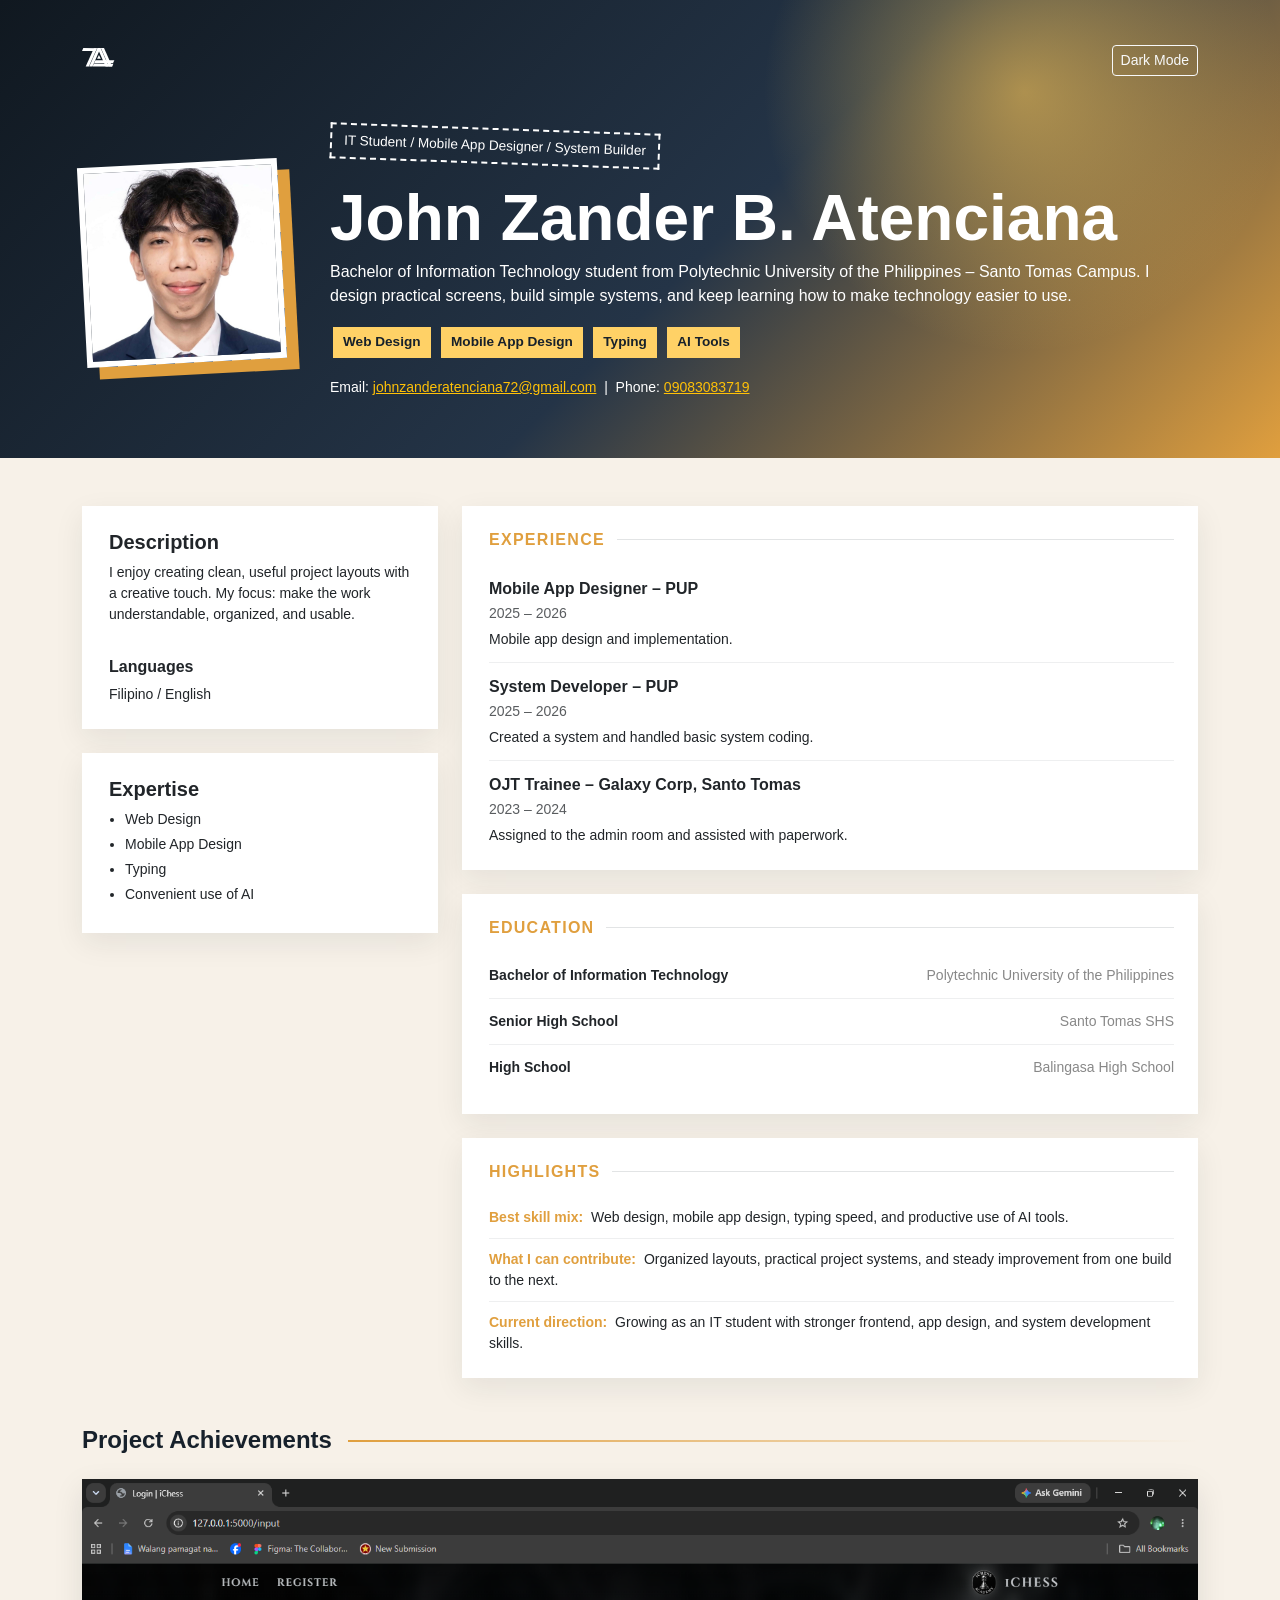
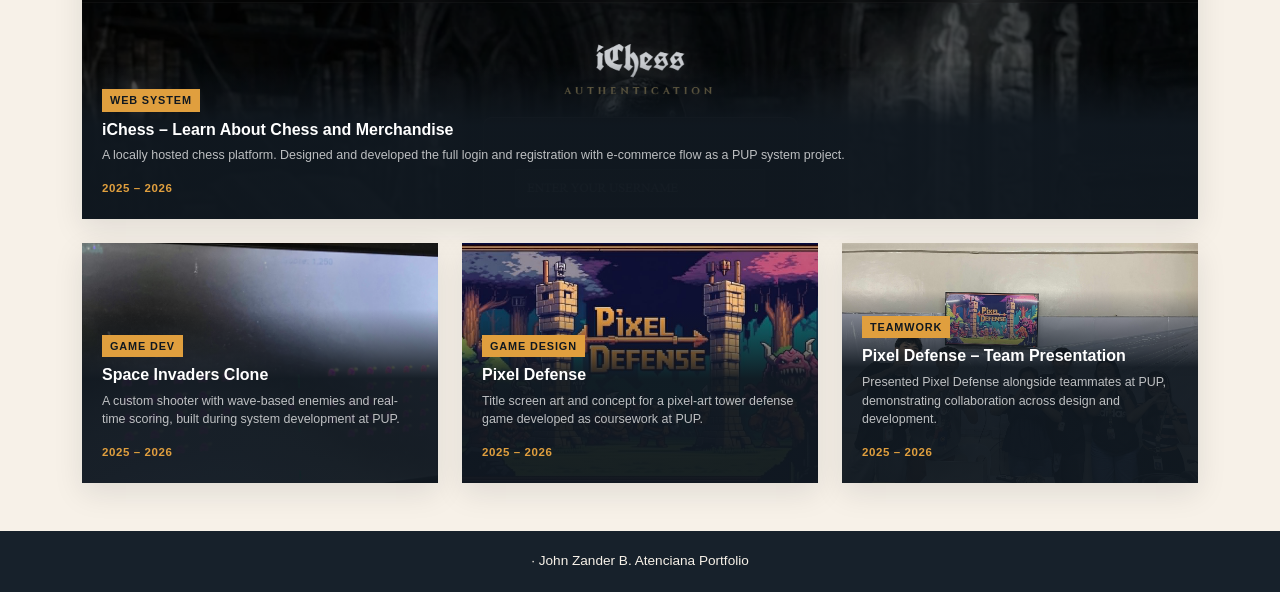
<file: index.html>
<!doctype html>
<html lang="en">
<head>
  <meta charset="utf-8">
  <meta name="viewport" content="width=device-width, initial-scale=1">
  <title>John Zander Atenciana | Portfolio</title>
  <link href="https://cdn.jsdelivr.net/npm/bootstrap@5.3.3/dist/css/bootstrap.min.css" rel="stylesheet">
  <link rel="stylesheet" href="style.css">
</head>
<body>

  <!-- HEADER -->
  <header class="site-header">
    <div class="container">
      <nav class="d-flex justify-content-between align-items-center mb-5">
        <img src="img/logo.svg" alt="JZA Logo" style="height:40px; filter: brightness(0) invert(1);">
        <button id="themeBtn" type="button" class="btn btn-outline-light btn-sm">Dark Mode</button>
      </nav>

      <div class="row align-items-center g-5">
        <div class="col-auto">
          <img src="img/zander.jpg" alt="John Zander B. Atenciana" class="profile-img">
        </div>
        <div class="col">
          <span class="stamp">IT Student / Mobile App Designer / System Builder</span>
          <h1 class="name-heading">John Zander B. Atenciana</h1>
          <p class="mb-3">
            Bachelor of Information Technology student from Polytechnic University of the Philippines –
            Santo Tomas Campus. I design practical screens, build simple systems, and keep learning how
            to make technology easier to use.
          </p>
          <div class="mb-3">
            <span class="skill-tag">Web Design</span>
            <span class="skill-tag">Mobile App Design</span>
            <span class="skill-tag">Typing</span>
            <span class="skill-tag">AI Tools</span>
          </div>
          <p class="mb-0 small">
            Email: <a href="mailto:johnzanderatenciana72@gmail.com" class="text-warning">johnzanderatenciana72@gmail.com</a> &nbsp;|&nbsp;
            Phone: <a href="tel:09083083719" class="text-warning">09083083719</a>
          </p>
        </div>
      </div>
    </div>
  </header>

  <!-- MAIN -->
  <main class="container my-5">
    <div class="row g-4">

      <!-- Sidebar -->
      <div class="col-md-4">
        <div class="card p-4 mb-4">
          <h2 class="h5 fw-bold">Description</h2>
          <p class="small">I enjoy creating clean, useful project layouts with a creative touch. My focus: make the work understandable, organized, and usable.</p>
          <h3 class="h6 fw-bold mt-3">Languages</h3>
          <p class="small mb-0">Filipino / English</p>
        </div>

        <div class="card p-4">
          <h3 class="h5 fw-bold">Expertise</h3>
          <ul class="small mb-0 ps-3">
            <li class="mb-1">Web Design</li>
            <li class="mb-1">Mobile App Design</li>
            <li class="mb-1">Typing</li>
            <li class="mb-1">Convenient use of AI</li>
          </ul>
        </div>
      </div>

      <!-- Main Content -->
      <div class="col-md-8">

        <!-- Experience -->
        <div class="card p-4 mb-4">
          <div class="section-heading"><h2>Experience</h2></div>
          <div class="exp-item">
            <strong class="d-block">Mobile App Designer – PUP</strong>
            <span class="text-muted small">2025 – 2026</span>
            <p class="small mb-0 mt-1">Mobile app design and implementation.</p>
          </div>
          <div class="exp-item">
            <strong class="d-block">System Developer – PUP</strong>
            <span class="text-muted small">2025 – 2026</span>
            <p class="small mb-0 mt-1">Created a system and handled basic system coding.</p>
          </div>
          <div class="exp-item">
            <strong class="d-block">OJT Trainee – Galaxy Corp, Santo Tomas</strong>
            <span class="text-muted small">2023 – 2024</span>
            <p class="small mb-0 mt-1">Assigned to the admin room and assisted with paperwork.</p>
          </div>
        </div>

        <!-- Education -->
        <div class="card p-4 mb-4">
          <div class="section-heading"><h2>Education</h2></div>
          <table class="edu-table">
            <tr>
              <td class="fw-semibold">Bachelor of Information Technology</td>
              <td class="edu-school">Polytechnic University of the Philippines</td>
            </tr>
            <tr>
              <td class="fw-semibold">Senior High School</td>
              <td class="edu-school">Santo Tomas SHS</td>
            </tr>
            <tr>
              <td class="fw-semibold">High School</td>
              <td class="edu-school">Balingasa High School</td>
            </tr>
          </table>
        </div>

        <!-- Highlights -->
        <div class="card p-4">
          <div class="section-heading"><h2>Highlights</h2></div>
          <div class="highlight-item">
            <span class="highlight-label">Best skill mix:</span>
            Web design, mobile app design, typing speed, and productive use of AI tools.
          </div>
          <div class="highlight-item">
            <span class="highlight-label">What I can contribute:</span>
            Organized layouts, practical project systems, and steady improvement from one build to the next.
          </div>
          <div class="highlight-item">
            <span class="highlight-label">Current direction:</span>
            Growing as an IT student with stronger frontend, app design, and system development skills.
          </div>
        </div>

      </div>
    </div>

    <!-- Achievements -->
    <section class="mt-5">
      <div class="d-flex align-items-center mb-4 gap-3">
        <h2 class="h4 fw-bold mb-0">Project Achievements</h2>
        <div style="flex:1; height:2px; background: linear-gradient(to right, #e09f3e, transparent);"></div>
      </div>

      <!-- Featured card: iChess -->
      <div class="row g-4 mb-4">
        <div class="col-12">
          <div class="achievement-card">
            <img src="img/ichess.png" alt="iChess System" style="height:340px; object-position:top;">
            <div class="achievement-overlay">
              <span class="badge-type">Web System</span>
              <h3 class="achievement-title">iChess – Learn About Chess and Merchandise</h3>
              <p class="achievement-desc">A locally hosted chess platform. Designed and developed the full login and registration with e-commerce flow as a PUP system project.</p>
              <span class="achievement-year">2025 – 2026</span>
            </div>
          </div>
        </div>
      </div>

      <!-- Three smaller cards -->
      <div class="row g-4">

        <div class="col-md-4">
          <div class="achievement-card">
            <img src="img/alien.jpg" alt="Space Invaders Game" style="height:240px;">
            <div class="achievement-overlay">
              <span class="badge-type">Game Dev</span>
              <h3 class="achievement-title">Space Invaders Clone</h3>
              <p class="achievement-desc">A custom shooter with wave-based enemies and real-time scoring, built during system development at PUP.</p>
              <span class="achievement-year">2025 – 2026</span>
            </div>
          </div>
        </div>

        <div class="col-md-4">
          <div class="achievement-card">
            <img src="img/pixel.jpg" alt="Pixel Defense Game" style="height:240px;">
            <div class="achievement-overlay">
              <span class="badge-type">Game Design</span>
              <h3 class="achievement-title">Pixel Defense</h3>
              <p class="achievement-desc">Title screen art and concept for a pixel-art tower defense game developed as coursework at PUP.</p>
              <span class="achievement-year">2025 – 2026</span>
            </div>
          </div>
        </div>

        <div class="col-md-4">
          <div class="achievement-card">
            <img src="img/pp.jpg" alt="Pixel Defense Team" style="height:240px;">
            <div class="achievement-overlay">
              <span class="badge-type">Teamwork</span>
              <h3 class="achievement-title">Pixel Defense – Team Presentation</h3>
              <p class="achievement-desc">Presented Pixel Defense alongside teammates at PUP, demonstrating collaboration across design and development.</p>
              <span class="achievement-year">2025 – 2026</span>
            </div>
          </div>
        </div>

      </div>
    </section>
  </main>

  <footer>
    <p class="mb-0">· John Zander B. Atenciana Portfolio</p>
  </footer>

  <script>
    const themeBtn = document.querySelector("#themeBtn");
    const hero = document.querySelector("header");

    themeBtn.addEventListener("click", () => {
      document.body.classList.toggle("dark-mode");
      themeBtn.textContent = document.body.classList.contains("dark-mode") ? "Light Mode" : "Dark Mode";
    });

    hero.addEventListener("pointermove", (event) => {
      hero.style.setProperty("--x", `${event.clientX}px`);
      hero.style.setProperty("--y", `${event.clientY}px`);
    });
  </script>

</body>
</html>
</file>
<file: style.css>
body {
  font-family: Arial, sans-serif;
  background: #f7f1e8;
  color: #17212b;
}

.site-header {
  background:
    radial-gradient(circle at var(--x, 80%) var(--y, 20%), rgba(255,202,87,.55), transparent 260px),
    linear-gradient(135deg, #101820, #243447 55%, #e09f3e);
  color: white;
  padding: 40px 0 60px;
}

.profile-img {
  width: 200px;
  height: 200px;
  object-fit: cover;
  border: 6px solid white;
  box-shadow: 12px 12px 0 #e09f3e;
  transform: rotate(-3deg);
}

.stamp {
  display: inline-block;
  border: 2px dashed currentColor;
  padding: 6px 12px;
  transform: rotate(2deg);
  font-size: 0.85rem;
  margin-bottom: 12px;
}

.name-heading {
  font-size: clamp(2rem, 6vw, 4rem);
  line-height: 1;
  font-weight: 900;
  margin: 10px 0;
}

.skill-tag {
  display: inline-block;
  background: #ffd166;
  color: #17212b;
  padding: 5px 10px;
  margin: 3px;
  font-size: 0.85rem;
  font-weight: 600;
}

/* Cards */
.card {
  border: none;
  border-left: 3px solid transparent;
  box-shadow: 0 10px 28px rgba(23,33,43,.08);
  border-radius: 0;
  background: white;
  transition: border-color 0.2s, box-shadow 0.2s;
}

.card:hover {
  border-left-color: #e09f3e;
  box-shadow: 0 14px 36px rgba(23,33,43,.14);
}

/* Section headings */
.section-heading {
  display: flex;
  align-items: center;
  gap: 12px;
  margin-bottom: 16px;
}

.section-heading h2 {
  margin: 0;
  font-size: 1rem;
  font-weight: 800;
  text-transform: uppercase;
  letter-spacing: 0.08em;
  color: #e09f3e;
}

.section-heading::after {
  content: '';
  flex: 1;
  height: 1px;
  background: rgba(23,33,43,.12);
}

/* Experience list */
.exp-item {
  padding: 12px 0;
  border-bottom: 1px solid rgba(23,33,43,.07);
}

.exp-item:last-child {
  border-bottom: none;
  padding-bottom: 0;
}

/* Education table */
.edu-table {
  width: 100%;
  border-collapse: collapse;
}

.edu-table td {
  padding: 12px 0;
  font-size: 0.875rem;
  border-bottom: 1px solid rgba(23,33,43,.07);
  vertical-align: top;
}

.edu-table tr:last-child td {
  border-bottom: none;
}

.edu-table .edu-school {
  color: #888;
  text-align: right;
  padding-left: 16px;
}

/* Highlights */
.highlight-item {
  padding: 10px 0;
  border-bottom: 1px solid rgba(23,33,43,.07);
  font-size: 0.875rem;
}

.highlight-item:last-child {
  border-bottom: none;
  padding-bottom: 0;
}

.highlight-label {
  color: #e09f3e;
  font-weight: 700;
  margin-right: 4px;
}

footer {
  background: #17212b;
  color: #f7f1e8;
  text-align: center;
  padding: 20px;
  font-size: 0.85rem;
}

/* Achievement Cards */
.achievement-card {
  cursor: default;
  position: relative;
  overflow: hidden;
  box-shadow: 0 10px 28px rgba(23,33,43,.1);
}

.achievement-card img {
  width: 100%;
  object-fit: cover;
  display: block;
  transition: transform 0.4s ease;
}

.achievement-card:hover img {
  transform: scale(1.04);
}

.achievement-overlay {
  position: absolute;
  bottom: 0;
  left: 0;
  right: 0;
  padding: 24px 20px 20px;
  background: linear-gradient(to top, rgba(16,24,32,0.95) 60%, transparent);
  color: white;
}

.badge-type {
  display: inline-block;
  background: #e09f3e;
  color: #101820;
  font-size: 0.68rem;
  font-weight: 700;
  letter-spacing: 0.08em;
  text-transform: uppercase;
  padding: 3px 8px;
  margin-bottom: 8px;
}

.achievement-title {
  font-size: 1rem;
  font-weight: 700;
  margin: 0 0 6px;
  line-height: 1.3;
}

.achievement-desc {
  font-size: 0.78rem;
  color: rgba(255,255,255,0.72);
  margin: 0 0 10px;
  line-height: 1.5;
}

.achievement-year {
  font-size: 0.72rem;
  color: #e09f3e;
  font-weight: 600;
  letter-spacing: 0.05em;
}

/* Dark mode */
.dark-mode {
  background: #101820;
  color: #f8fafc;
}

.dark-mode .card {
  background: #17212b;
  color: #f8fafc;
}

.dark-mode .card:hover {
  box-shadow: 0 14px 36px rgba(0,0,0,.3);
}

.dark-mode .section-heading::after {
  background: rgba(255,255,255,.08);
}

.dark-mode .exp-item {
  border-bottom-color: rgba(255,255,255,.07);
}

.dark-mode .edu-table td {
  border-bottom-color: rgba(255,255,255,.07);
}

.dark-mode .edu-table .edu-school {
  color: #adb5bd;
}

.dark-mode .highlight-item {
  border-bottom-color: rgba(255,255,255,.07);
}

.dark-mode .text-muted {
  color: #adb5bd !important;
}

.dark-mode footer {
  background: #0a1018;
}
</file>
